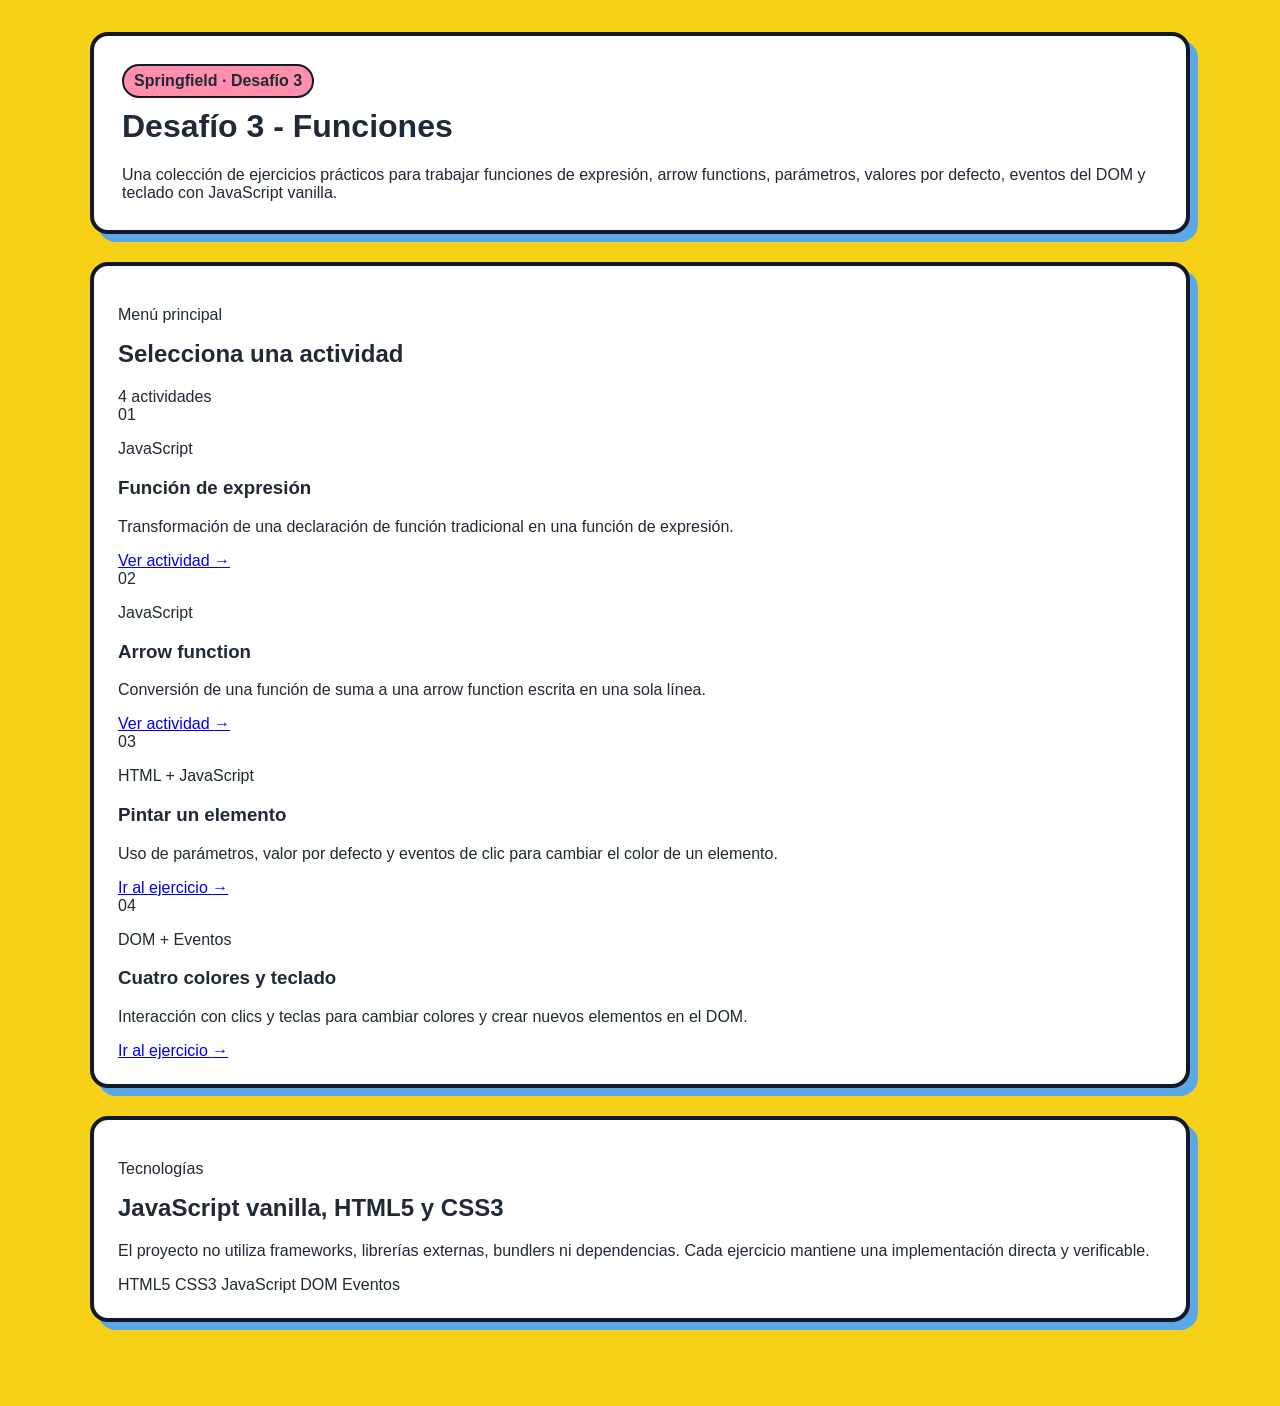
<file: index.html>
<!DOCTYPE html>
<html lang="es">
<head>
  <meta charset="UTF-8">
  <meta name="viewport" content="width=device-width, initial-scale=1.0">
  <meta name="description" content="Página principal del Desafío 3 - Funciones en JavaScript vanilla.">
  <title>Desafío 3 - Funciones | Springfield</title>
  <link rel="stylesheet" href="assets/css/styles.css">
</head>
<body>
  <main class="page-shell">
    <header class="hero home-hero">
      <p class="eyebrow">Springfield · Desafío 3</p>
      <h1>Desafío 3 - Funciones</h1>
      <p>
        Una colección de ejercicios prácticos para trabajar funciones de expresión,
        arrow functions, parámetros, valores por defecto, eventos del DOM y teclado
        con JavaScript vanilla.
      </p>
    </header>

    <section class="panel" aria-labelledby="titulo-actividades">
      <div class="section-heading">
        <div>
          <p class="section-kicker">Menú principal</p>
          <h2 id="titulo-actividades">Selecciona una actividad</h2>
        </div>
        <span class="activity-count" aria-label="Cuatro actividades">4 actividades</span>
      </div>

      <div class="activity-grid">
        <article class="activity-card">
          <span class="activity-number" aria-hidden="true">01</span>
          <div>
            <p class="activity-type">JavaScript</p>
            <h3>Función de expresión</h3>
            <p>
              Transformación de una declaración de función tradicional en una función de expresión.
            </p>
          </div>
          <a class="activity-link" href="1_funcion.js" aria-label="Abrir actividad 1, función de expresión">
            Ver actividad <span aria-hidden="true">→</span>
          </a>
        </article>

        <article class="activity-card">
          <span class="activity-number" aria-hidden="true">02</span>
          <div>
            <p class="activity-type">JavaScript</p>
            <h3>Arrow function</h3>
            <p>
              Conversión de una función de suma a una arrow function escrita en una sola línea.
            </p>
          </div>
          <a class="activity-link" href="2_arrow.js" aria-label="Abrir actividad 2, arrow function">
            Ver actividad <span aria-hidden="true">→</span>
          </a>
        </article>

        <article class="activity-card featured-card">
          <span class="activity-number" aria-hidden="true">03</span>
          <div>
            <p class="activity-type">HTML + JavaScript</p>
            <h3>Pintar un elemento</h3>
            <p>
              Uso de parámetros, valor por defecto y eventos de clic para cambiar el color de un elemento.
            </p>
          </div>
          <a class="activity-link" href="pintar.html" aria-label="Abrir actividad 3, pintar un elemento">
            Ir al ejercicio <span aria-hidden="true">→</span>
          </a>
        </article>

        <article class="activity-card featured-card">
          <span class="activity-number" aria-hidden="true">04</span>
          <div>
            <p class="activity-type">DOM + Eventos</p>
            <h3>Cuatro colores y teclado</h3>
            <p>
              Interacción con clics y teclas para cambiar colores y crear nuevos elementos en el DOM.
            </p>
          </div>
          <a class="activity-link" href="4_colores.html" aria-label="Abrir actividad 4, cuatro colores y teclado">
            Ir al ejercicio <span aria-hidden="true">→</span>
          </a>
        </article>
      </div>
    </section>

    <section class="panel project-summary" aria-labelledby="titulo-resumen">
      <div>
        <p class="section-kicker">Tecnologías</p>
        <h2 id="titulo-resumen">JavaScript vanilla, HTML5 y CSS3</h2>
        <p>
          El proyecto no utiliza frameworks, librerías externas, bundlers ni dependencias.
          Cada ejercicio mantiene una implementación directa y verificable.
        </p>
      </div>

      <div class="tech-pills" aria-label="Tecnologías utilizadas">
        <span>HTML5</span>
        <span>CSS3</span>
        <span>JavaScript</span>
        <span>DOM</span>
        <span>Eventos</span>
      </div>
    </section>
  </main>
</body>
</html>
</file>
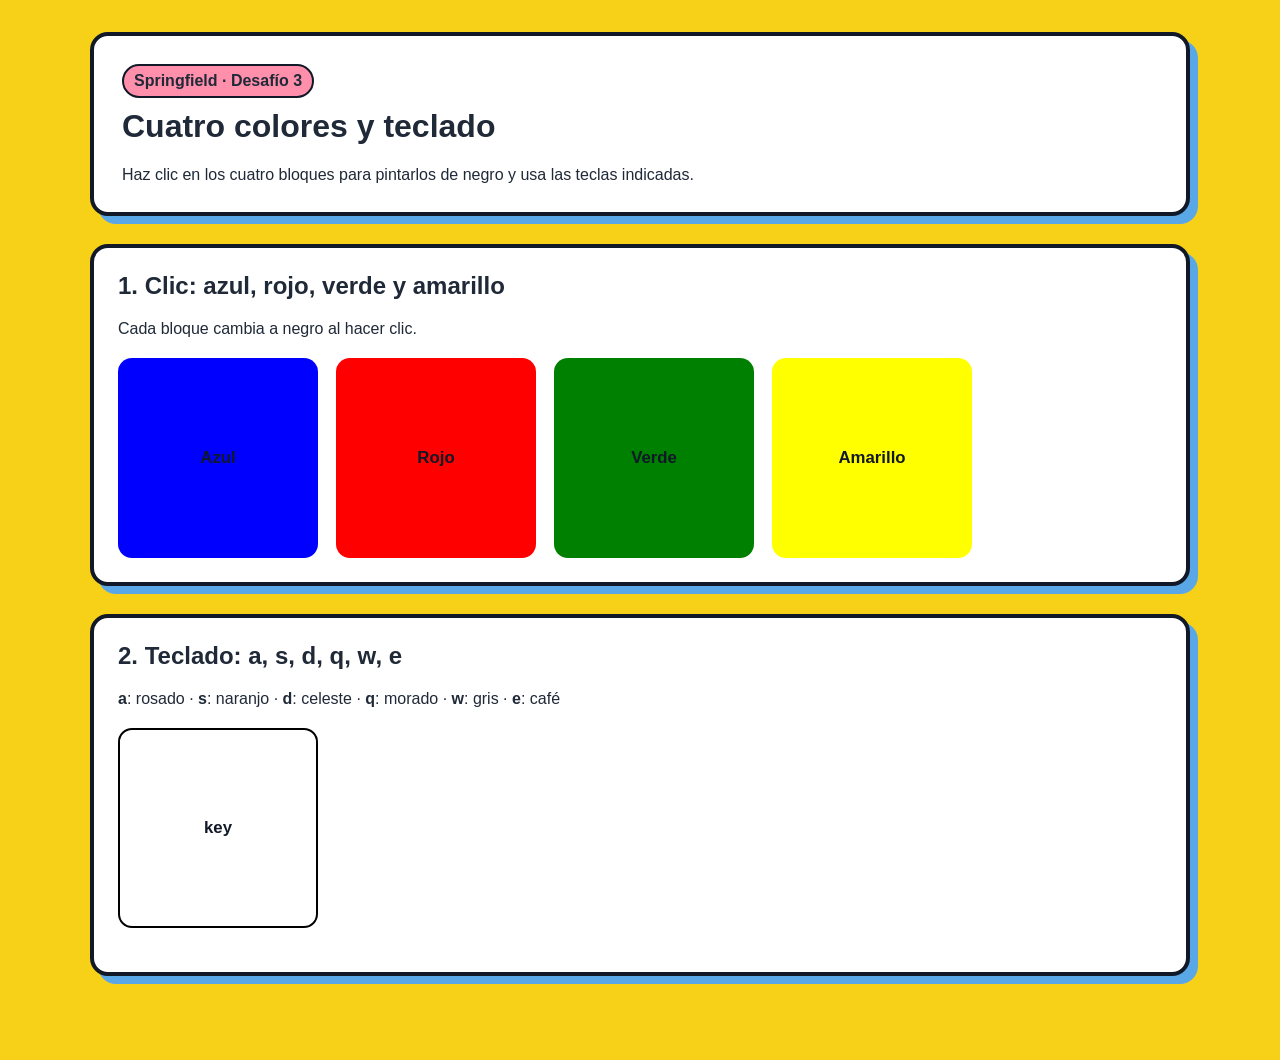
<file: 4_colores.html>
<!DOCTYPE html>
<html lang="es">
<head>
  <meta charset="UTF-8">
  <meta name="viewport" content="width=device-width, initial-scale=1.0">
  <title>Desafío 3 - Cuatro colores | Springfield</title>
  <link rel="stylesheet" href="assets/css/styles.css">
</head>
<body>
  <main class="page-shell">
    <header class="hero">
      <p class="eyebrow">Springfield · Desafío 3</p>
      <h1>Cuatro colores y teclado</h1>
      <p>
        Haz clic en los cuatro bloques para pintarlos de negro
        y usa las teclas indicadas.
      </p>
    </header>

    <section class="panel" aria-labelledby="titulo-click">
      <h2 id="titulo-click">
        1. Clic: azul, rojo, verde y amarillo
      </h2>

      <p class="instructions">
        Cada bloque cambia a negro al hacer clic.
      </p>

      <div class="color-grid">
        <div
          id="azul"
          class="color-box"
          style="width: 200px; height: 200px; background-color: blue;"
        >
          Azul
        </div>

        <div
          id="rojo"
          class="color-box"
          style="width: 200px; height: 200px; background-color: red;"
        >
          Rojo
        </div>

        <div
          id="verde"
          class="color-box"
          style="width: 200px; height: 200px; background-color: green;"
        >
          Verde
        </div>

        <div
          id="amarillo"
          class="color-box"
          style="width: 200px; height: 200px; background-color: yellow;"
        >
          Amarillo
        </div>
      </div>
    </section>

    <section class="panel" aria-labelledby="titulo-teclado">
      <h2 id="titulo-teclado">
        2. Teclado: a, s, d, q, w, e
      </h2>

      <p class="instructions">
        <strong>a</strong>: rosado ·
        <strong>s</strong>: naranjo ·
        <strong>d</strong>: celeste ·
        <strong>q</strong>: morado ·
        <strong>w</strong>: gris ·
        <strong>e</strong>: café
      </p>

      <div
        id="key"
        class="color-box key-box"
        style="width: 200px; height: 200px; background-color: white; border: 2px solid black;"
      >
        key
      </div>

      <div
        id="nuevos-divs"
        class="color-grid created-grid"
        aria-live="polite"
      ></div>
    </section>
  </main>

  <script src="assets/js/4_colores.js"></script>
</body>
</html>
</file>
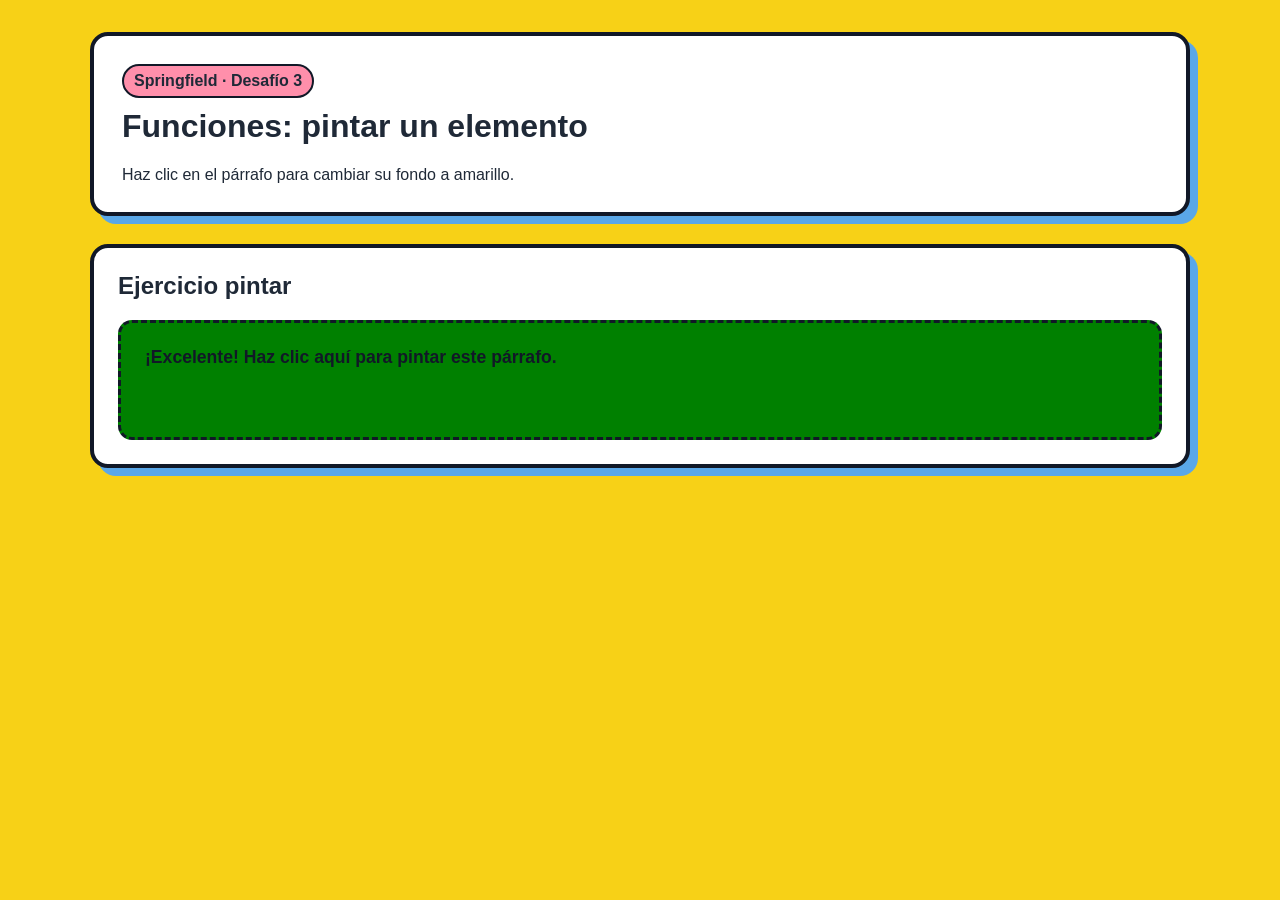
<file: pintar.html>
<!DOCTYPE html>
<html lang="es">
<head>
  <meta charset="UTF-8">
  <meta name="viewport" content="width=device-width, initial-scale=1.0">
  <title>Desafío 3 - Pintar | Springfield</title>
  <link rel="stylesheet" href="assets/css/styles.css">
</head>
<body>
  <main class="page-shell">
    <header class="hero">
      <p class="eyebrow">Springfield · Desafío 3</p>
      <h1>Funciones: pintar un elemento</h1>
      <p>Haz clic en el párrafo para cambiar su fondo a amarillo.</p>
    </header>

    <section class="panel" aria-labelledby="titulo-pintar">
      <h2 id="titulo-pintar">Ejercicio pintar</h2>

      <p id="ele1" class="paint-target">
        ¡Excelente! Haz clic aquí para pintar este párrafo.
      </p>
    </section>
  </main>

  <script src="assets/js/script.js"></script>
</body>
</html>
</file>
<file: assets/css/styles.css>
* {
  box-sizing: border-box;
}

body {
  margin: 0;
  min-height: 100vh;
  font-family: Arial, Helvetica, sans-serif;
  color: #1f2937;
  background: #f7d117;
}

.page-shell {
  width: min(1100px, calc(100% - 32px));
  margin: 0 auto;
  padding: 32px 0 56px;
}

.hero,
.panel {
  background: #ffffff;
  border: 4px solid #111827;
  border-radius: 18px;
  box-shadow: 8px 8px 0 #5aa7e8;
}

.hero {
  margin-bottom: 28px;
  padding: 28px;
}

.hero h1,
.panel h2,
.hero p {
  margin-top: 0;
}

.hero p:last-child,
.panel > :last-child {
  margin-bottom: 0;
}

.eyebrow {
  display: inline-block;
  margin-bottom: 10px;
  padding: 6px 10px;
  border: 2px solid #111827;
  border-radius: 999px;
  background: #ff8fab;
  font-weight: 700;
}

.panel {
  margin-bottom: 28px;
  padding: 24px;
}

.instructions {
  margin-bottom: 20px;
}

.paint-target {
  min-height: 120px;
  margin: 0;
  padding: 24px;
  border: 3px dashed #111827;
  border-radius: 14px;
  background: green;
  color: #111827;
  font-size: 1.1rem;
  font-weight: 700;
  cursor: pointer;
}

.color-grid {
  display: flex;
  flex-wrap: wrap;
  gap: 18px;
}

.color-box {
  display: grid;
  place-items: center;
  flex: 0 0 200px;
  color: #111827;
  border-radius: 14px;
  font-size: 1.05rem;
  font-weight: 800;
  cursor: pointer;
  user-select: none;
}

.key-box {
  margin-bottom: 20px;
}

.created-grid div {
  border: 2px solid #111827;
  border-radius: 14px;
}

@media (max-width: 520px) {
  .page-shell {
    width: min(100% - 20px, 1100px);
    padding-top: 16px;
  }

  .hero,
  .panel {
    padding: 18px;
    box-shadow: 5px 5px 0 #5aa7e8;
  }
}
</file>
